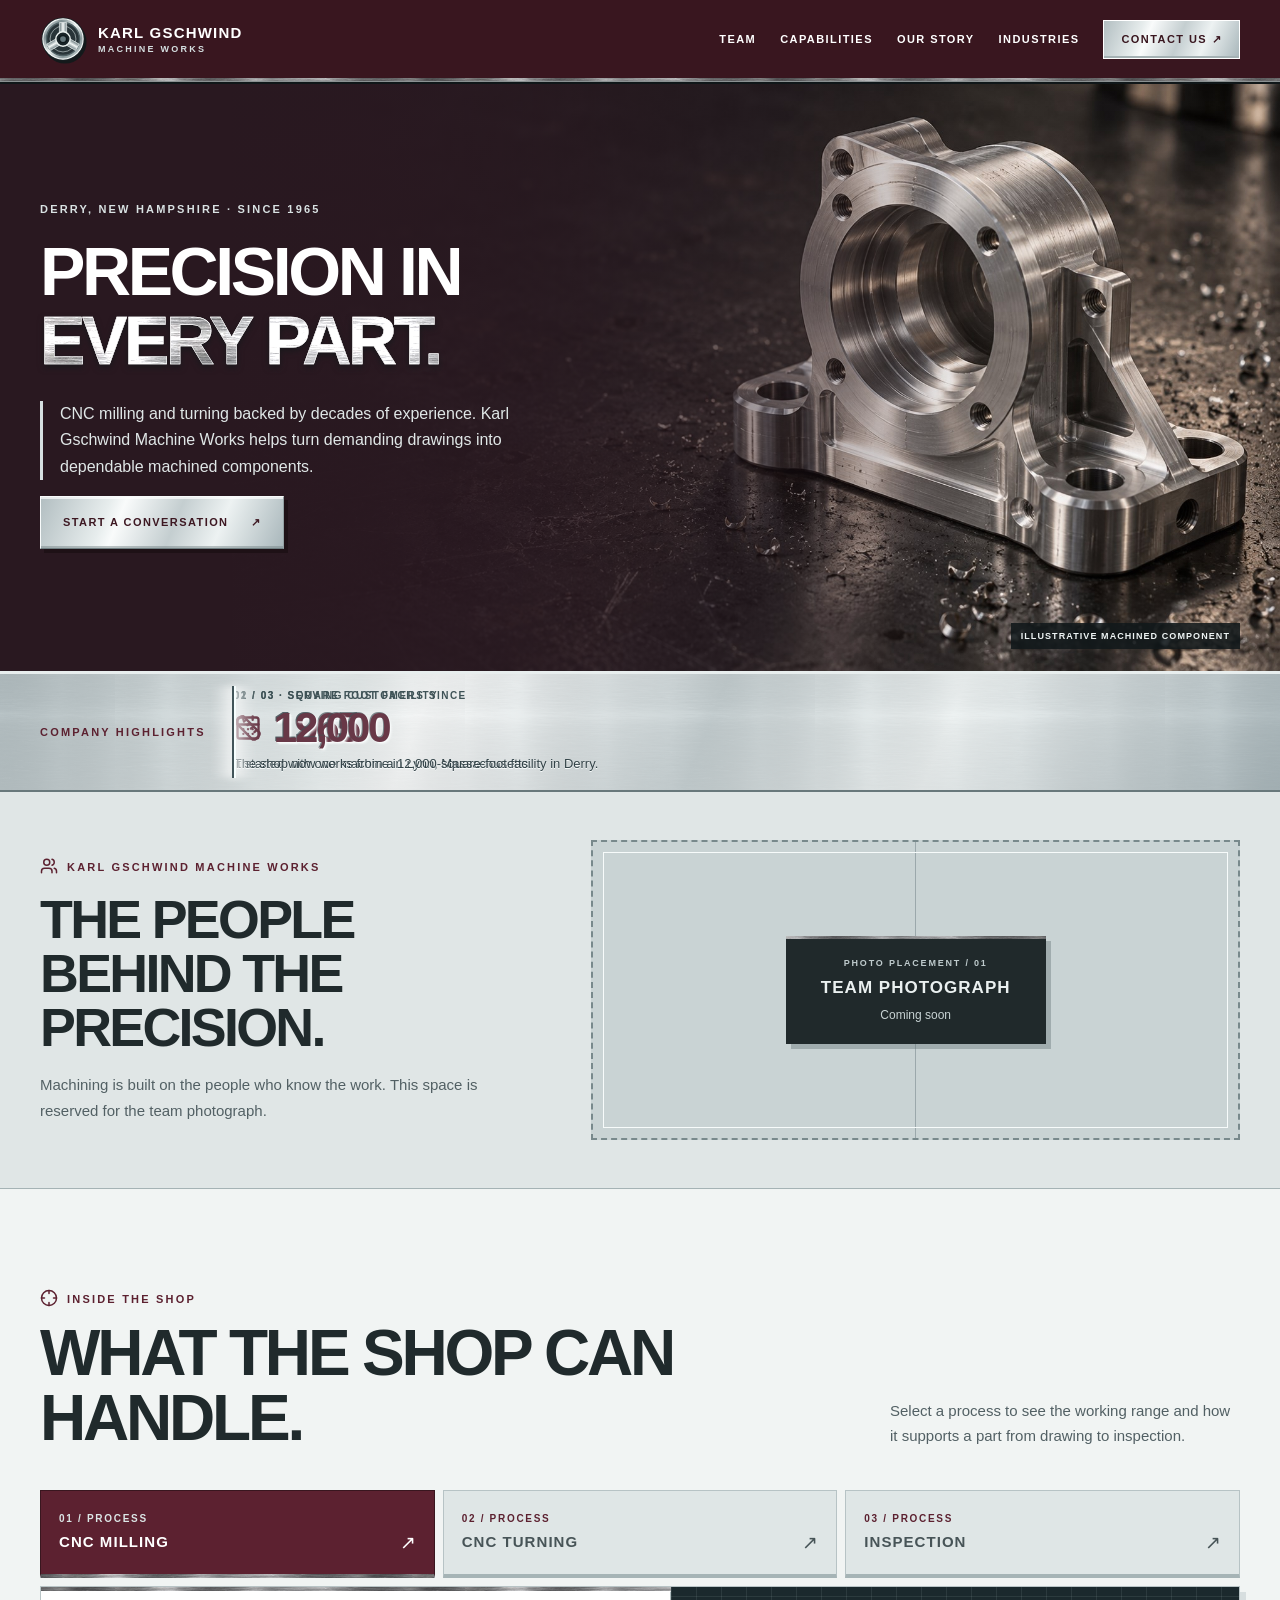
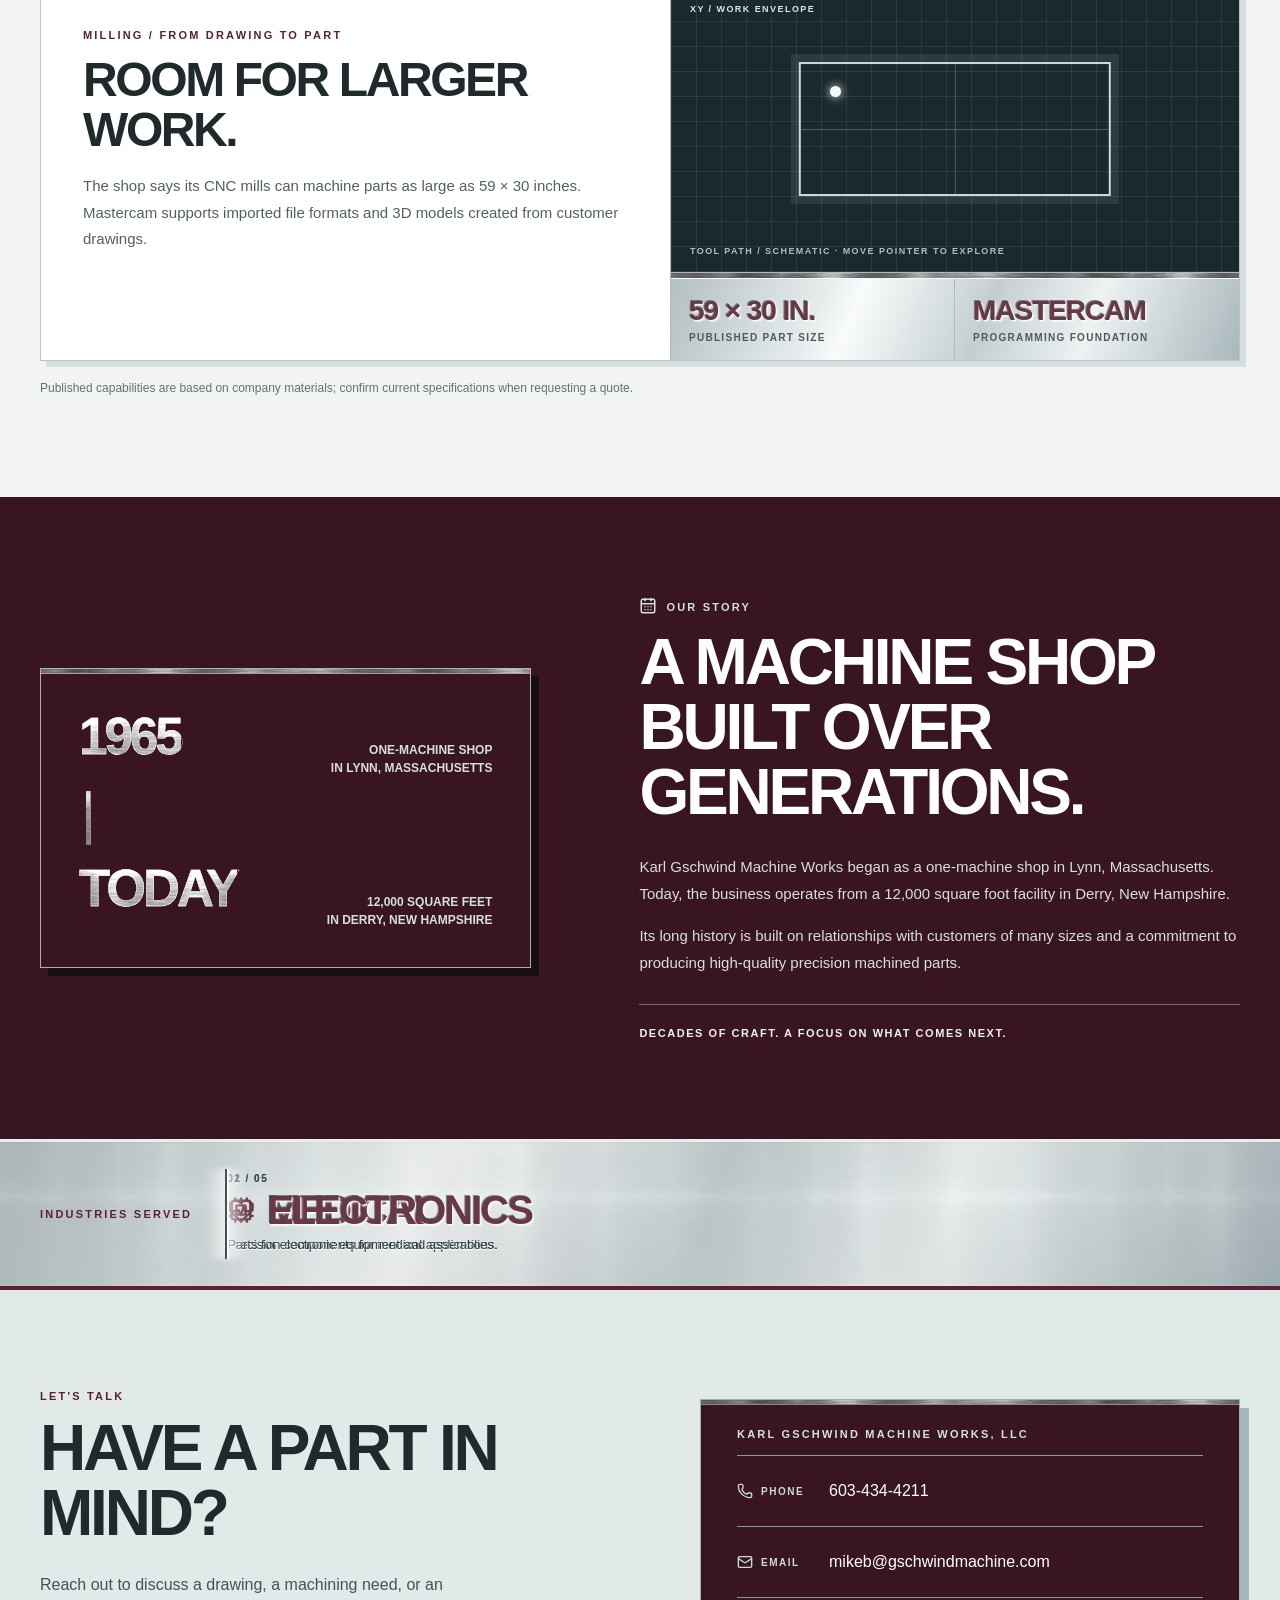
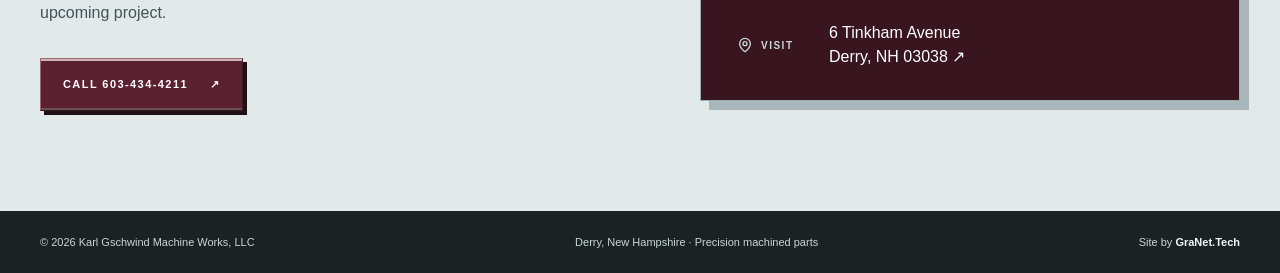
<file: src/index.html>
<!doctype html>
<html lang="en">
<head>
  <meta charset="utf-8">
  <meta name="viewport" content="width=device-width, initial-scale=1">
  <meta name="theme-color" content="#39161f">
  <meta name="description" content="Karl Gschwind Machine Works in Derry, New Hampshire offers precision CNC milling and turning.">
  <title>Karl Gschwind Machine Works | Precision CNC Machining</title>
  <link rel="icon" type="image/svg+xml" href="assets/chuck-mark.svg">
  <link rel="stylesheet" href="css/styles.css">
  <link rel="stylesheet" href="css/sections.css">
  <link rel="stylesheet" href="css/motion.css">
  <link rel="stylesheet" href="css/responsive.css">
  <script src="js/main.js" type="module"></script>
</head>
<body>
  <!-- Generated page: edit src/html/ and run python scripts/build.py. -->
  <!-- Links in partials resolve from the generated src/index.html. -->
  <a class="skip" href="#main">Skip to content</a>

  <header class="site-header">
    <div class="wrap header-inner">
      <a class="brand" href="#top" aria-label="Karl Gschwind Machine Works, back to top">
        <img class="brand-mark" src="assets/chuck-mark.svg" alt="" width="46" height="46">
        <span class="brand-copy"><strong>Karl Gschwind</strong><small>Machine Works</small></span>
      </a>

      <button class="menu" type="button" aria-expanded="false" aria-controls="nav">Menu</button>
      <nav id="nav" aria-label="Main navigation">
        <a href="#team">Team</a>
        <a href="#services">Capabilities</a>
        <a href="#about">Our story</a>
        <a href="#industries">Industries</a>
        <a class="nav-contact" href="#contact">Contact us <span aria-hidden="true">↗</span></a>
      </nav>
    </div>
  </header>

  <main id="main">
    <section class="hero" id="top" aria-labelledby="hero-title">
      <div class="wrap hero-layout">
        <div class="hero-content">
          <div class="eyebrow">Derry, New Hampshire · Since 1965</div>
          <h1 id="hero-title">Precision in <em>every part.</em></h1>
          <p>CNC milling and turning backed by decades of experience. Karl Gschwind Machine Works helps turn demanding drawings into dependable machined components.</p>
          <a class="button button-steel" href="#contact">Start a conversation <span aria-hidden="true">↗</span></a>
        </div>
      </div>
      <span class="hero-image-note">Illustrative machined component</span>
    </section>

    <div class="stats steel-band engraved-band" aria-label="Company highlights">
      <div class="wrap stats-grid">
        <div class="stat" data-icon="calendar-days"><strong>1965</strong><span>Serving customers since</span><small>It started with one machine in Lynn, Massachusetts.</small></div>
        <div class="stat" data-icon="ruler"><strong>12,000</strong><span>Square foot facility</span><small>The shop now works from a 12,000-square-foot facility in Derry.</small></div>
        <div class="stat" data-icon="map-pin"><strong>New Hampshire</strong><span>Based in Derry</span><small>Milling, turning, and inspection in Derry, New Hampshire.</small></div>
      </div>
    </div>

    <section class="team-banner" id="team" aria-labelledby="team-title">
      <div class="wrap team-layout">
        <div class="team-copy">
          <div class="eyebrow"><svg class="icon" aria-hidden="true"><use href="assets/icons.svg#users"></use></svg>Karl Gschwind Machine Works</div>
          <h2 id="team-title">The people behind the precision.</h2>
          <p>Machining is built on the people who know the work. This space is reserved for the team photograph.</p>
        </div>
        <div class="team-photo" role="img" aria-label="Placeholder for a future team photograph">
          <div class="placeholder-label">
            <span class="eyebrow">Photo placement / 01</span>
            <strong>Team photograph</strong>
            <span>Coming soon</span>
          </div>
        </div>
      </div>
    </section>

    <section class="capabilities section-pad" id="services" aria-labelledby="services-title">
      <div class="wrap">
        <div class="section-head">
          <div>
            <div class="eyebrow"><svg class="icon" aria-hidden="true"><use href="assets/icons.svg#crosshair"></use></svg>Inside the shop</div>
            <h2 id="services-title">What the shop can handle.</h2>
          </div>
          <p>Select a process to see the working range and how it supports a part from drawing to inspection.</p>
        </div>

        <div class="capability-tabs" role="tablist" aria-label="Machining capabilities">
          <button class="capability-tab" id="tab-milling" type="button" role="tab" aria-selected="true" aria-controls="panel-milling" tabindex="0">
            <span class="tab-index">01 / Process</span><span class="tab-name">CNC milling</span><span class="tab-arrow" aria-hidden="true">↗</span>
          </button>
          <button class="capability-tab" id="tab-turning" type="button" role="tab" aria-selected="false" aria-controls="panel-turning" tabindex="-1">
            <span class="tab-index">02 / Process</span><span class="tab-name">CNC turning</span><span class="tab-arrow" aria-hidden="true">↗</span>
          </button>
          <button class="capability-tab" id="tab-inspection" type="button" role="tab" aria-selected="false" aria-controls="panel-inspection" tabindex="-1">
            <span class="tab-index">03 / Process</span><span class="tab-name">Inspection</span><span class="tab-arrow" aria-hidden="true">↗</span>
          </button>
        </div>

        <div class="capability-panel" id="panel-milling" role="tabpanel" aria-labelledby="tab-milling">
          <div class="panel-copy">
            <div class="eyebrow">Milling / from drawing to part</div>
            <h3>Room for larger work.</h3>
            <p>The shop says its CNC mills can machine parts as large as 59 × 30 inches. Mastercam supports imported file formats and 3D models created from customer drawings.</p>
          </div>
          <div class="panel-display">
            <div class="process-visual milling-visual" aria-hidden="true">
              <span class="visual-label">XY / Work envelope</span>
              <span class="visual-center"></span>
              <span class="visual-marker"></span>
              <span class="visual-caption">Tool path / schematic</span>
            </div>
            <div class="panel-specs">
              <div><strong>59 × 30 in.</strong><span>Published part size</span></div>
              <div><strong>Mastercam</strong><span>Programming foundation</span></div>
            </div>
          </div>
        </div>

        <div class="capability-panel" id="panel-turning" role="tabpanel" aria-labelledby="tab-turning" hidden>
          <div class="panel-copy">
            <div class="eyebrow">Turning / lathe department</div>
            <h3>From small diameter to large swing.</h3>
            <p>Karl Gschwind Machine Works lists turning capacity from ½-inch diameter work to a 35-inch swing, with a dedicated lathe department.</p>
          </div>
          <div class="panel-display">
            <div class="process-visual turning-visual" aria-hidden="true">
              <span class="visual-label">Lathe / Radial motion</span>
              <span class="visual-center"></span>
              <span class="visual-marker"></span>
              <span class="visual-caption">Swing / schematic</span>
            </div>
            <div class="panel-specs">
              <div><strong>½ in.</strong><span>Published minimum diameter</span></div>
              <div><strong>35 in.</strong><span>Published maximum swing</span></div>
            </div>
          </div>
        </div>

        <div class="capability-panel" id="panel-inspection" role="tabpanel" aria-labelledby="tab-inspection" hidden>
          <div class="panel-copy">
            <div class="eyebrow">Inspection / documented results</div>
            <h3>Measurement that travels with the part.</h3>
            <p>The company describes CMM-generated first-article inspection reports for customer drawings in both English and metric units.</p>
          </div>
          <div class="panel-display">
            <div class="process-visual inspection-visual" aria-hidden="true">
              <span class="visual-label">CMM / Measurement</span>
              <span class="visual-center"></span>
              <span class="visual-marker"></span>
              <span class="visual-caption">Inspection / schematic</span>
            </div>
            <div class="panel-specs">
              <div><strong>CMM</strong><span>Coordinate measurement</span></div>
              <div><strong>1st article</strong><span>Report capability</span></div>
            </div>
          </div>
        </div>

        <p class="source-note">Published capabilities are based on company materials; confirm current specifications when requesting a quote.</p>
      </div>
    </section>

    <section class="about section-pad" id="about" aria-labelledby="about-title">
      <div class="wrap about-grid">
        <div class="history-panel floating-card" role="group" tabindex="0" aria-label="Company history highlights">
          <div class="history-point"><strong>1965</strong><span>One-machine shop<br>in Lynn, Massachusetts</span></div>
          <div class="history-rule" aria-hidden="true"></div>
          <div class="history-point"><strong>Today</strong><span>12,000 square feet<br>in Derry, New Hampshire</span></div>
        </div>
        <div class="about-copy">
          <div class="eyebrow"><svg class="icon" aria-hidden="true"><use href="assets/icons.svg#calendar-days"></use></svg>Our story</div>
          <h2 id="about-title">A machine shop built over generations.</h2>
          <p>Karl Gschwind Machine Works began as a one-machine shop in Lynn, Massachusetts. Today, the business operates from a 12,000 square foot facility in Derry, New Hampshire.</p>
          <p>Its long history is built on relationships with customers of many sizes and a commitment to producing high-quality precision machined parts.</p>
          <div class="about-rule">Decades of craft. A focus on what comes next.</div>
        </div>
      </div>
    </section>

    <section class="industries steel-band engraved-band" id="industries" aria-label="Industries served">
      <div class="wrap industries-inner">
        <div class="eyebrow">Industries served</div>
        <div class="industry-list">
          <div class="industry-item" data-icon="heart-pulse"><strong>Medical</strong><small>Precision components for medical applications.</small></div>
          <div class="industry-item" data-icon="cpu"><strong>Electronics</strong><small>Parts for electronic equipment and assemblies.</small></div>
          <div class="industry-item" data-icon="factory"><strong>Industrial</strong><small>Machined components for industrial equipment.</small></div>
          <div class="industry-item" data-icon="shield"><strong>Defense</strong><small>Drawing-led work for defense applications.</small></div>
          <div class="industry-item" data-icon="ship"><strong>Shipbuilding</strong><small>Components for marine and shipbuilding work.</small></div>
        </div>
      </div>
    </section>

    <section class="contact section-pad" id="contact" aria-labelledby="contact-title">
      <div class="wrap contact-grid">
        <div class="contact-copy">
          <div class="eyebrow">Let's talk</div>
          <h2 id="contact-title">Have a part in mind?</h2>
          <p>Reach out to discuss a drawing, a machining need, or an upcoming project.</p>
          <a class="button button-maroon" href="tel:+16034344211">Call 603-434-4211 <span aria-hidden="true">↗</span></a>
        </div>
        <div class="contact-panel floating-card">
          <div class="eyebrow">Karl Gschwind Machine Works, LLC</div>
          <div class="detail"><strong><svg class="icon" aria-hidden="true"><use href="assets/icons.svg#phone"></use></svg>Phone</strong><a href="tel:+16034344211">603-434-4211</a></div>
          <div class="detail"><strong><svg class="icon" aria-hidden="true"><use href="assets/icons.svg#mail"></use></svg>Email</strong><a href="mailto:mikeb@gschwindmachine.com">mikeb@gschwindmachine.com</a></div>
          <div class="detail"><strong><svg class="icon" aria-hidden="true"><use href="assets/icons.svg#map-pin"></use></svg>Visit</strong><a href="https://www.google.com/maps/search/?api=1&amp;query=6+Tinkham+Avenue+Derry+NH+03038" target="_blank" rel="noopener noreferrer">6 Tinkham Avenue<br>Derry, NH 03038 ↗</a></div>
        </div>
      </div>
    </section>
  </main>

  <footer>
    <div class="wrap footer-inner">
      <span>© <span id="year">2026</span> Karl Gschwind Machine Works, LLC</span>
      <span>Derry, New Hampshire · Precision machined parts</span>
      <span class="site-credit">Site by <strong>GraNet.Tech</strong></span>
    </div>
  </footer>
</body>
</html>
</file>
<file: src/css/styles.css>
:root {
  /* Asset URLs in stylesheets resolve from src/css/, not from index.html. */
  --maroon: #5c2130;
  --maroon-dark: #39161f;
  --graphite: #20292b;
  --metal-texture: url("../assets/brushed-steel.jpg");
  --polished-steel: linear-gradient(112deg, #b2bec1, #e7eded 27%, #f9fbfb 33%, #c4ced0 55%, #edf2f2 73%, #a9b7bb);
  --engraved-edge: -1px -1px 0 #425055aa, 1px 1px 0 #f8fbfb, 2px 2px 2px #f8fbfbaa;
  --paper: #f0f3f2;
  --ink: #202a2c;
  --muted: #526064;
  scroll-behavior: smooth;
}

* {
  box-sizing: border-box;
}

[hidden] {
  display: none !important;
}

body {
  margin: 0;
  color: var(--ink);
  background: var(--paper);
  font-family: Arial, Helvetica, sans-serif;
  -webkit-font-smoothing: antialiased;
}

a {
  color: inherit;
}

img {
  display: block;
  max-width: 100%;
}

h1, h2, h3, p {
  margin-top: 0;
}

h1, h2, h3 {
  font-family: "Arial Narrow", "Arial Black", Arial, sans-serif;
  font-weight: 900;
  letter-spacing: -.05em;
  text-transform: uppercase;
}

h2 {
  font-size: clamp(39px, 5vw, 68px);
  line-height: 1.02;
}

.wrap {
  width: min(100% - 64px, 1200px);
  margin-inline: auto;
}

.eyebrow {
  font-size: 11px;
  font-weight: 800;
  letter-spacing: .2em;
  text-transform: uppercase;
}

.icon {
  display: inline-block;
  width: 18px;
  height: 18px;
  flex: none;
  vertical-align: -4px;
}

.eyebrow .icon {
  margin-right: 9px;
}

.section-pad {
  padding: 100px 0;
}

section {
  scroll-margin-top: 88px;
}

:focus-visible {
  outline: 3px solid #f7fbfb;
  outline-offset: 3px;
}

.skip {
  position: absolute;
  top: -60px;
  left: 12px;
  z-index: 100;
  padding: 12px;
  background: #fff;
}

.skip:focus {
  top: 12px;
}

/* Header */
.site-header {
  position: sticky;
  top: 0;
  z-index: 50;
  color: #fff;
  background: var(--maroon-dark);
  border-bottom: 3px solid #bac7c8;
  box-shadow: 0 2px 0 #1b2224;
}

.site-header::after {
  position: absolute;
  right: 0;
  bottom: -3px;
  left: 0;
  height: 3px;
  box-shadow: 0 1px #f8fbfb88, 0 3px #101719;
}

.site-header.is-scrolled {
  box-shadow: 0 8px 20px #12191b55;
}

.header-inner {
  min-height: 78px;
  display: flex;
  align-items: center;
  justify-content: space-between;
  gap: 24px;
}

.brand {
  display: flex;
  align-items: center;
  gap: 12px;
  line-height: 1;
  text-decoration: none;
  text-transform: uppercase;
}

.brand-mark {
  flex: none;
  width: 46px;
  height: 46px;
  filter: drop-shadow(2px 3px 0 #14191b);
}

.brand-copy strong {
  display: block;
  font-size: 15px;
  font-weight: 900;
  letter-spacing: .08em;
  white-space: nowrap;
}

.brand-copy small {
  display: block;
  margin-top: 5px;
  color: #d5dfe0;
  font-size: 9px;
  font-weight: 800;
  letter-spacing: .25em;
}

nav {
  display: flex;
  align-items: center;
  gap: 24px;
}

nav a {
  font-size: 11px;
  font-weight: 900;
  letter-spacing: .13em;
  text-decoration: none;
  text-transform: uppercase;
}

nav a:hover {
  text-decoration: underline;
  text-underline-offset: 5px;
}

.nav-contact {
  padding: 12px 17px;
  color: var(--maroon-dark);
  background: var(--polished-steel);
  border: 1px solid #fff;
  box-shadow: inset 0 -2px #a5b2b4;
}

.menu {
  display: none;
  padding: 10px 13px;
  color: #fff;
  background: var(--maroon);
  border: 1px solid #b9c5c7;
  font-weight: 800;
  letter-spacing: .1em;
  text-transform: uppercase;
}

/* Team photo placement */
.team-banner {
  background: #e0e6e6;
  border-bottom: 1px solid #a5b3b5;
}

.team-layout {
  display: grid;
  grid-template-columns: .85fr 1.15fr;
  align-items: center;
  gap: 6%;
  padding-block: 48px;
}

.team-copy .eyebrow {
  color: var(--maroon);
}

.team-copy h2 {
  max-width: 510px;
  margin: 17px 0 18px;
  font-size: clamp(38px, 4.2vw, 60px);
  line-height: 1.01;
}

.team-copy p {
  max-width: 470px;
  margin-bottom: 0;
  color: var(--muted);
  font-size: 15px;
  line-height: 1.7;
}

.team-photo {
  position: relative;
  display: grid;
  place-items: center;
  min-height: 300px;
  background-color: #c9d3d4;
  background-image:
    linear-gradient(90deg, transparent calc(50% - .5px), #849397aa 50%, transparent calc(50% + .5px)),
    linear-gradient(0deg, transparent calc(50% - .5px), #849397aa 50%, transparent calc(50% + .5px));
  border: 2px dashed #78898c;
}

.team-photo::before {
  content: "";
  position: absolute;
  inset: 10px;
  border: 1px solid #f7fbfb;
  pointer-events: none;
}

.placeholder-label {
  position: relative;
  display: grid;
  gap: 10px;
  min-width: 260px;
  padding: 22px 28px;
  color: #eaf0f0;
  background: var(--graphite);
  text-align: center;
  box-shadow: 5px 5px 0 #61717466;
}

.placeholder-label::before {
  position: absolute;
  inset: 0 0 auto;
  height: 3px;
}

.placeholder-label .eyebrow {
  color: #bfcbcd;
  font-size: 9px;
}

.placeholder-label strong {
  font-size: 17px;
  letter-spacing: .06em;
  text-transform: uppercase;
}

.placeholder-label > span:last-child {
  font-size: 12px;
  color: #c8d3d4;
}

/* The photograph sits behind the hero and always keeps its full aspect ratio. */
.hero {
  position: relative;
  isolation: isolate;
  overflow: hidden;
  color: #fff;
  background: #291820;
}

.hero::before {
  content: "";
  position: absolute;
  z-index: -2;
  inset: 0 0 0 auto;
  width: min(100%, 1200px);
  background: url("../assets/machined-part.jpg") right center / auto 100% no-repeat;
  -webkit-mask-image: linear-gradient(to right, transparent, #000 45%);
  mask-image: linear-gradient(to right, transparent, #000 45%);
}

.hero::after {
  content: "";
  position: absolute;
  z-index: -1;
  inset: 0;
  background: linear-gradient(90deg, #291820 5%, #291820f2 28%, #291820a8 49%, #29182008 77%);
  pointer-events: none;
}

.hero-layout {
  display: flex;
  align-items: center;
  min-height: 590px;
  padding-block: 64px;
}

.hero-content {
  width: min(56%, 590px);
}

.hero-content .eyebrow {
  color: #d9e2e3;
}

.hero-content h1 {
  margin: 22px 0 25px;
  font-size: clamp(45px, 5.5vw, 68px);
  line-height: 1.02;
}

.hero-content h1 em {
  display: block;
  color: #d8e2e3;
  font-style: normal;
  background: #acb9bb var(--metal-texture) center 35% / cover;
  background-clip: text;
  -webkit-background-clip: text;
  -webkit-text-fill-color: transparent;
  -webkit-text-stroke: .4px #f1f5f5;
  filter: brightness(1.4) drop-shadow(0 3px 3px #11181aaa);
}

.hero-content p {
  max-width: 480px;
  padding-left: 17px;
  border-left: 3px solid #d6e0e1;
  color: #e0e7e7;
  font-size: 16px;
  line-height: 1.65;
}

.hero-image-note {
  position: absolute;
  right: max(32px, calc((100vw - 1200px) / 2));
  bottom: 22px;
  padding: 8px 10px;
  color: #eef4f4;
  background: #12191be0;
  font-size: 9px;
  font-weight: 800;
  letter-spacing: .12em;
  text-transform: uppercase;
}

/* Buttons use a clean, beveled surface; the light sweep provides the shine. */
.button {
  position: relative;
  isolation: isolate;
  display: inline-flex;
  align-items: center;
  justify-content: center;
  gap: 22px;
  min-height: 53px;
  padding: 0 22px;
  overflow: hidden;
  border: 1px solid;
  box-shadow: inset 0 2px #ffffffaa, inset 0 -2px #75838677, 4px 4px 0 #1e1116;
  font-size: 11px;
  font-weight: 900;
  letter-spacing: .13em;
  text-decoration: none;
  text-transform: uppercase;
  transition: transform .2s ease, box-shadow .2s ease;
}

.button::before {
  content: "";
  position: absolute;
  z-index: -1;
  top: -30%;
  bottom: -30%;
  left: -65%;
  width: 30%;
  transform: skewX(-20deg);
  background: linear-gradient(90deg, transparent, #fff8, transparent);
  transition: left .55s ease;
}

.button:hover {
  transform: translate(-2px, -2px);
  box-shadow: inset 0 2px #ffffffaa, inset 0 -2px #75838677, 6px 6px 0 #1e1116;
}

.button:hover::before, .button:focus-visible::before {
  left: 135%;
}

.button-steel {
  color: #3d1822;
  background: var(--polished-steel);
  border-color: #f8fbfb #93a1a3 #718083 #f8fbfb;
}

.button-maroon {
  color: #fff;
  background: var(--maroon);
  border-color: #9d6975 #451b26 #39161f #9d6975;
}
</file>
<file: src/css/sections.css>
/* Shared polished bands use a faint, repeating grain that never stretches. */
.steel-band {
  position: relative;
  overflow: hidden;
  background: var(--polished-steel);
  border-top: 3px solid #e8eeee;
  border-bottom: 2px solid #68787b;
}

.steel-band::before {
  content: "";
  position: absolute;
  inset: 0;
  background: var(--metal-texture) center / auto 140px repeat;
  opacity: .09;
  pointer-events: none;
}

.steel-band::after {
  content: "";
  position: absolute;
  z-index: 2;
  top: 0;
  bottom: 0;
  left: 0;
  width: 15%;
  background: linear-gradient(90deg, transparent, #fff8, transparent);
  transform: translateX(-150%);
  animation: steel-sweep 9s ease-in-out infinite;
  pointer-events: none;
}

/* Company facts */
.stats-grid {
  position: relative;
  z-index: 1;
  display: grid;
  grid-template-columns: repeat(3, 1fr);
}

.stat {
  display: grid;
  grid-template-columns: auto 1fr;
  align-content: center;
  align-items: center;
  column-gap: 15px;
  min-height: 116px;
  padding: 18px 26px;
  border-right: 1px solid #e8eeeeaa;
  box-shadow: inset 1px 0 #28353866;
}

.stat:first-child {
  padding-left: 0;
  box-shadow: none;
}

.stat:last-child {
  border-right: 0;
}

.stat strong {
  grid-row: span 2;
  color: #683847;
  font-size: 31px;
  font-weight: 900;
  letter-spacing: -.06em;
  text-shadow: var(--engraved-edge);
}

.stat span {
  color: #334348;
  font-size: 10px;
  font-weight: 800;
  line-height: 1.5;
  letter-spacing: .11em;
  text-shadow: -1px -1px 0 #66777b77, 1px 1px 0 #f8fbfb;
  text-transform: uppercase;
}

.stat small {
  color: #48575b;
  font-size: 11px;
  line-height: 1.35;
}

.stats-cycle-label {
  display: none;
}

.stats.is-animated .stats-grid {
  display: flex;
  align-items: center;
  gap: 28px;
  min-height: 116px;
}

.stats.is-animated .stat {
  position: absolute;
  width: 1px;
  height: 1px;
  min-height: 0;
  padding: 0;
  overflow: hidden;
  clip-path: inset(50%);
}

.stats.is-animated .stats-cycle-label {
  display: block;
  flex: none;
  color: var(--maroon);
  white-space: nowrap;
}

.stats.is-animated .engraved-headline {
  font-size: clamp(30px, 3.3vw, 42px);
}

/* Capability selector */
.capabilities {
  background: #f1f4f3;
}

.section-head {
  display: flex;
  align-items: end;
  justify-content: space-between;
  gap: 42px;
  margin-bottom: 38px;
}

.section-head .eyebrow {
  color: var(--maroon);
}

.section-head h2 {
  max-width: 670px;
  margin: 14px 0 0;
}

.section-head p {
  max-width: 350px;
  margin-bottom: 3px;
  color: var(--muted);
  font-size: 15px;
  line-height: 1.7;
}

.capability-tabs {
  display: grid;
  grid-template-columns: repeat(3, 1fr);
  gap: 8px;
}

.capability-tab {
  position: relative;
  display: grid;
  grid-template-columns: 1fr auto;
  align-content: center;
  gap: 9px;
  min-height: 88px;
  padding: 14px 18px;
  color: #475457;
  background: #dfe6e6;
  border: 1px solid #b7c3c5;
  border-bottom: 4px solid #a6b4b6;
  cursor: pointer;
  text-align: left;
  transition: background .2s, border-color .2s, translate .2s;
}

.tab-index {
  grid-column: 1 / -1;
  color: var(--maroon);
  font-size: 10px;
  font-weight: 800;
  letter-spacing: .17em;
  text-transform: uppercase;
}

.tab-name {
  font-size: 15px;
  font-weight: 900;
  letter-spacing: .07em;
  text-transform: uppercase;
}

.tab-arrow {
  align-self: center;
  font-size: 19px;
  line-height: 1;
  transition: rotate .25s;
}

.capability-tab:hover {
  background: #eaf0f0;
  translate: 0 -3px;
}

.capability-tab:hover .tab-arrow {
  rotate: 45deg;
}

.capability-tab[aria-selected="true"] {
  color: #fff;
  background: var(--maroon);
  border-color: var(--maroon-dark);
  border-bottom-color: #aebcbe;
}

.capability-tab[aria-selected="true"] .tab-index {
  color: #dce6e6;
}

.capability-tab[aria-selected="true"]::after {
  position: absolute;
  inset: auto 0 -4px;
  height: 4px;
}

.capability-tab:focus-visible {
  outline-color: var(--maroon);
}

.capability-panel {
  position: relative;
  display: grid;
  grid-template-columns: 1.05fr .95fr;
  min-height: 375px;
  margin-top: 8px;
  background: #fff;
  border: 1px solid #b8c4c6;
  box-shadow: 6px 6px 0 #b1bfc066;
}

.capability-panel:not([hidden]) {
  animation: console-in .35s ease both;
}

.capability-panel::before {
  position: absolute;
  inset: 0 0 auto;
  height: 4px;
  box-shadow: 0 1px #fff9;
}

.panel-copy {
  padding: 42px;
}

.panel-copy .eyebrow {
  color: var(--maroon);
}

.panel-copy h3 {
  margin: 14px 0 18px;
  font-size: clamp(31px, 3.8vw, 48px);
  line-height: 1.05;
}

.panel-copy p {
  max-width: 620px;
  margin-bottom: 0;
  color: var(--muted);
  font-size: 15px;
  line-height: 1.75;
}

.panel-display {
  display: grid;
  grid-template-rows: minmax(195px, 1fr) auto;
  min-width: 0;
  border-left: 1px solid #adbbbd;
}

.process-visual {
  position: relative;
  overflow: hidden;
  background-color: #1b292d;
  background-image:
    repeating-linear-gradient(0deg, #c2d5d51a 0 1px, transparent 1px 25px),
    repeating-linear-gradient(90deg, #c2d5d51a 0 1px, transparent 1px 25px);
  color: #d8e6e6;
  cursor: crosshair;
}

.visual-label, .visual-caption {
  position: absolute;
  left: 19px;
  font-size: 9px;
  font-weight: 800;
  letter-spacing: .16em;
  text-transform: uppercase;
}

.visual-label {
  top: 17px;
}

.visual-caption {
  bottom: 16px;
  color: #a9bfc2;
}

@media (hover: hover) {
  .visual-caption::after {
    content: " · Move pointer to explore";
  }
}

.visual-center {
  position: absolute;
  left: 50%;
  top: 50%;
  translate: -50% -50%;
  border: 2px solid #c8dbdd;
  box-shadow: 0 0 0 8px #b8d2d21a;
}

.visual-marker {
  position: absolute;
  display: block;
  background: #f4fafa;
  box-shadow: 0 0 10px #edfafa;
}

.milling-visual .visual-center {
  width: 55%;
  height: 47%;
}

.milling-visual .visual-center::before, .milling-visual .visual-center::after {
  content: "";
  position: absolute;
  background: #b8d0d050;
}

.milling-visual .visual-center::before {
  left: 50%;
  width: 1px;
  height: 100%;
}

.milling-visual .visual-center::after {
  top: 50%;
  width: 100%;
  height: 1px;
}

.milling-visual .visual-marker {
  top: 35%;
  left: 28%;
  width: 11px;
  height: 11px;
  border-radius: 50%;
  animation: mill-path 7s ease-in-out infinite;
}

.milling-visual.is-interacting .visual-marker {
  top: clamp(27%, var(--pointer-y), 72%);
  left: clamp(24%, var(--pointer-x), 75%);
  animation: none;
}

.turning-visual .visual-center {
  width: 126px;
  height: 126px;
  border-radius: 50%;
  box-shadow: 0 0 0 12px #b8d2d21a, inset 0 0 0 18px #b8d2d21a;
}

.turning-visual .visual-center::after {
  content: "";
  position: absolute;
  inset: 45px;
  border: 1px solid #c8dbdd;
  border-radius: 50%;
}

.turning-visual .visual-marker {
  top: 50%;
  left: 50%;
  width: 64px;
  height: 2px;
  transform-origin: left center;
  animation: spindle-spin 6s linear infinite;
}

.turning-visual.is-interacting .visual-marker {
  rotate: var(--pointer-angle);
  animation: none;
}

.inspection-visual .visual-center {
  width: 50%;
  height: 51%;
  border-radius: 50%;
}

.inspection-visual .visual-center::before, .inspection-visual .visual-center::after {
  content: "";
  position: absolute;
  background: #b8d0d099;
}

.inspection-visual .visual-center::before {
  top: 50%;
  width: 100%;
  height: 1px;
}

.inspection-visual .visual-center::after {
  left: 50%;
  width: 1px;
  height: 100%;
}

.inspection-visual .visual-marker {
  top: 27%;
  left: 25%;
  width: 2px;
  height: 48%;
  animation: scan-across 4s ease-in-out infinite alternate;
}

.inspection-visual.is-interacting .visual-marker {
  left: clamp(25%, var(--pointer-x), 75%);
  animation: none;
}

.panel-specs {
  position: relative;
  display: grid;
  grid-template-columns: 1fr 1fr;
  background: var(--polished-steel);
  border-top: 1px solid #adbbbd;
}

.panel-specs::before {
  content: "";
  position: absolute;
  inset: 0 0 auto;
  height: 5px;
  background: var(--metal-texture) center / auto 140px repeat-x;
  box-shadow: 0 1px #f8fbfb;
}

.panel-specs > div {
  display: flex;
  flex-direction: column;
  justify-content: center;
  min-width: 0;
  padding: 22px 18px 17px;
  border-right: 1px solid #adbbbd;
}

.panel-specs > div:last-child {
  border-right: 0;
}

.panel-specs strong {
  color: #683847;
  font-size: clamp(21px, 2.2vw, 29px);
  font-weight: 900;
  letter-spacing: -.04em;
  text-shadow: var(--engraved-edge);
  text-transform: uppercase;
  overflow-wrap: anywhere;
}

.panel-specs span {
  margin-top: 5px;
  color: #4d5b5e;
  font-size: 10px;
  font-weight: 800;
  letter-spacing: .13em;
  text-transform: uppercase;
}

.source-note {
  margin: 18px 0 0;
  color: #657174;
  font-size: 12px;
  line-height: 1.5;
}

/* Company story */
.about {
  color: #fff;
  background: var(--maroon-dark);
}

.about-grid {
  display: grid;
  grid-template-columns: .9fr 1.1fr;
  align-items: center;
  gap: 9%;
}

.history-panel {
  position: relative;
  padding: 38px;
  border: 1px solid #a6b4b6;
  box-shadow: 8px 8px 0 #180d11;
}

.history-panel:hover, .history-panel:focus-visible {
  rotate: -.5deg;
  box-shadow: 14px 18px 0 #180d11;
}

.history-panel::before {
  position: absolute;
  inset: 0 0 auto;
  height: 4px;
  box-shadow: 0 1px #f7fbfb99;
}

.history-point {
  display: flex;
  align-items: baseline;
  justify-content: space-between;
  gap: 25px;
}

.history-point strong {
  color: #e5eeee;
  background: #aebbbc var(--metal-texture) center / auto 180px;
  background-clip: text;
  -webkit-background-clip: text;
  -webkit-text-fill-color: transparent;
  -webkit-text-stroke: .3px #f2f6f6;
  filter: brightness(1.35);
  font-size: clamp(38px, 4vw, 58px);
  font-weight: 900;
  letter-spacing: -.06em;
  text-transform: uppercase;
}

.history-point span {
  color: #d6dede;
  font-size: 12px;
  font-weight: 700;
  line-height: 1.5;
  text-align: right;
  text-transform: uppercase;
}

.history-rule {
  width: 4px;
  height: 54px;
  margin: 14px 0 14px 7px;
  background: var(--metal-texture) center / auto 180px repeat-y;
  box-shadow: 1px 0 #f7fbfb88;
}

.about .eyebrow {
  color: #d2dfe0;
}

.about h2 {
  margin: 15px 0 28px;
}

.about p {
  color: #d6dfdf;
  font-size: 15px;
  line-height: 1.8;
}

.about-rule {
  margin-top: 28px;
  padding-top: 22px;
  border-top: 1px solid #c3cece77;
  color: #ecf2f2;
  font-size: 11px;
  font-weight: 800;
  letter-spacing: .14em;
  text-transform: uppercase;
}

/* Industries and contact */
.industries {
  border-bottom: 4px solid var(--maroon);
}

.industries-inner {
  position: relative;
  z-index: 1;
  display: flex;
  align-items: center;
  justify-content: space-between;
  gap: 35px;
  padding-block: 32px;
}

.industries .eyebrow {
  color: var(--maroon);
  white-space: nowrap;
}

.industry-list {
  display: flex;
  flex-wrap: wrap;
  justify-content: flex-end;
  gap: 14px 22px;
}

.industry-item {
  max-width: 160px;
  padding-left: 13px;
  border-left: 2px solid var(--maroon);
  color: #334348;
}

.industry-item strong {
  display: block;
  font-size: 11px;
  font-weight: 800;
  letter-spacing: .12em;
  text-transform: uppercase;
}

.industry-item small {
  display: block;
  margin-top: 5px;
  font-size: 11px;
  line-height: 1.4;
}

.engraved-band.is-animated::after {
  display: none;
}

.industries.is-animated .industries-inner {
  justify-content: flex-start;
}

.industries.is-animated .industry-list {
  position: absolute;
  width: 1px;
  height: 1px;
  overflow: hidden;
  clip-path: inset(50%);
  white-space: nowrap;
}

.engraved-stage {
  --cycle-duration: 6s;
  position: relative;
  flex: 0 1 400px;
  width: min(100%, 400px);
  min-width: 0;
}

.engraved-stage::before {
  content: "";
  position: absolute;
  z-index: 1;
  top: -5px;
  bottom: -5px;
  left: -22px;
  width: 44px;
  background: linear-gradient(90deg, transparent, #fff9, transparent);
  filter: blur(3px);
  animation: engraved-glint var(--cycle-duration) linear infinite;
  pointer-events: none;
}

.engraved-stage::after {
  content: "";
  position: absolute;
  z-index: 2;
  top: -5px;
  bottom: -5px;
  width: 2px;
  background: #f7ffff;
  box-shadow: -2px 0 #425459, 0 0 12px #fff;
  animation: engraved-cutter var(--cycle-duration) linear infinite;
  pointer-events: none;
}

.engraved-word, .engraved-measure {
  line-height: 1;
}

.engraved-measure {
  display: block;
  visibility: hidden;
}

.engraved-word {
  position: absolute;
  inset: 0;
  display: flex;
  flex-direction: column;
  align-items: flex-start;
  justify-content: center;
}

.engraved-sequence {
  display: block;
  margin-bottom: 6px;
  color: #3f5357;
  font-size: 10px;
  font-weight: 800;
  letter-spacing: .15em;
  text-transform: uppercase;
}

.engraved-headline {
  display: flex;
  align-items: center;
  gap: 12px;
  color: #683847;
  font-size: clamp(26px, 3.3vw, 40px);
  font-weight: 900;
  letter-spacing: -.05em;
  text-shadow: var(--engraved-edge);
  text-transform: uppercase;
  white-space: nowrap;
}

.engraved-headline .icon {
  width: 28px;
  height: 28px;
  stroke-width: 1.5;
}

.engraved-detail {
  display: block;
  margin-top: 6px;
  color: #334348;
  font-size: 13px;
  font-weight: 500;
  line-height: 1.35;
  text-shadow: 0 1px #f8fbfb;
  white-space: normal;
}

.engraved-band.is-animated .engraved-current {
  animation: engraved-erase var(--cycle-duration) linear infinite;
}

.engraved-band.is-animated .engraved-next {
  animation: engraved-form var(--cycle-duration) linear infinite;
}

.contact {
  color: var(--ink);
  background: #e2e9e9;
}

.contact-grid {
  display: grid;
  grid-template-columns: 1fr 1fr;
  align-items: center;
  gap: 10%;
}

.contact .eyebrow {
  color: var(--maroon);
}

.contact h2 {
  margin: 14px 0 25px;
}

.contact p {
  max-width: 450px;
  color: #445357;
  font-size: 16px;
  line-height: 1.7;
}

.contact .button {
  margin-top: 16px;
}

.contact-panel {
  position: relative;
  padding: 28px 36px 8px;
  color: #fff;
  background: var(--maroon-dark);
  border: 1px solid #9caeb0;
  box-shadow: 9px 9px 0 #a8b8ba;
}

.contact-panel:hover, .contact-panel:focus-within {
  rotate: .5deg;
  box-shadow: 14px 18px 0 #a8b8ba;
}

.contact-panel::before {
  position: absolute;
  inset: 0 0 auto;
  height: 4px;
  box-shadow: 0 1px #fff7;
}

.contact-panel .eyebrow {
  margin-bottom: 15px;
  color: #d4e0e1;
}

.detail {
  display: grid;
  grid-template-columns: 80px 1fr;
  gap: 12px;
  padding: 23px 0;
  border-top: 1px solid #869b9f;
}

.detail strong {
  display: flex;
  align-items: center;
  gap: 8px;
  color: #cbd9da;
  font-size: 10px;
  letter-spacing: .15em;
  text-transform: uppercase;
}

.detail strong .icon {
  width: 16px;
  height: 16px;
}

.detail a {
  font-size: clamp(14px, 1.5vw, 16px);
  line-height: 1.5;
  text-decoration: none;
  overflow-wrap: anywhere;
}

.detail a:hover {
  text-decoration: underline;
}

footer {
  padding: 25px 0;
  color: #cbd6d6;
  background: #1a2224;
  font-size: 11px;
}

.footer-inner {
  display: flex;
  justify-content: space-between;
  gap: 15px;
}

.site-credit strong {
  color: #f2f7f7;
}

/* The two raised panels drift gently and respond to hover or keyboard focus. */
.floating-card {
  animation: card-float 6s ease-in-out infinite;
  transition: scale .25s ease, rotate .25s ease, box-shadow .25s ease;
}

.contact-panel.floating-card {
  animation-delay: -3s;
}

.floating-card:hover, .floating-card:focus-visible, .floating-card:focus-within {
  scale: 1.025;
  animation-play-state: paused;
}

/* Narrow, repeated texture rails provide shine without stretching the image. */
.site-header::after,
.placeholder-label::before,
.capability-tab[aria-selected="true"]::after,
.capability-panel::before,
.history-panel::before,
.contact-panel::before {
  content: "";
  background: var(--metal-texture) center / auto 140px repeat-x;
  pointer-events: none;
}
</file>
<file: src/css/motion.css>
@keyframes steel-sweep {
  0%, 70% {
    transform: translateX(-150%);
  }

  100% {
    transform: translateX(850%);
  }
}

@keyframes engraved-glint {
  0%, 24% {
    left: -22px;
    opacity: 0;
  }

  25% {
    opacity: 1;
  }

  72% {
    left: calc(100% - 22px);
    opacity: 1;
  }

  73%, 100% {
    opacity: 0;
  }
}

@keyframes engraved-erase {
  0%, 25% {
    clip-path: inset(0);
  }

  72%, 100% {
    clip-path: inset(0 0 0 100%);
  }
}

@keyframes engraved-form {
  0%, 25% {
    clip-path: inset(0 100% 0 0);
  }

  72%, 100% {
    clip-path: inset(0);
  }
}

@keyframes engraved-cutter {
  0%, 24% {
    left: 0;
    opacity: 0;
  }

  25% {
    opacity: 1;
  }

  72% {
    left: 100%;
    opacity: 1;
  }

  73%, 100% {
    opacity: 0;
  }
}

@keyframes card-float {
  0%, 100% {
    translate: 0 0;
  }

  50% {
    translate: 0 -7px;
  }
}

@keyframes console-in {
  from {
    opacity: 0;
    translate: 0 12px;
  }

  to {
    opacity: 1;
    translate: 0 0;
  }
}

@keyframes mill-path {
  0%, 100% {
    left: 28%;
    top: 35%;
  }

  25% {
    left: 69%;
    top: 35%;
  }

  50% {
    left: 69%;
    top: 62%;
  }

  75% {
    left: 28%;
    top: 62%;
  }
}

@keyframes spindle-spin {
  to {
    rotate: 360deg;
  }
}

@keyframes scan-across {
  to {
    left: 75%;
  }
}

/* Motion only decorates content; reduced-motion visitors see the same information. */
.js-motion [data-reveal] {
  opacity: 0;
  transform: translateY(18px);
  transition: opacity .6s ease, transform .6s ease;
}

.js-motion [data-reveal].is-visible {
  opacity: 1;
  transform: none;
}

@media (prefers-reduced-motion: reduce) {
  :root {
    scroll-behavior: auto;
  }

  *, *::before, *::after {
    animation: none !important;
    transition: none !important;
  }

  .js-motion [data-reveal] {
    opacity: 1;
    transform: none;
  }

  .floating-card {
    translate: 0 0;
  }

  .floating-card:hover, .floating-card:focus-visible, .floating-card:focus-within {
    scale: 1;
    rotate: 0deg;
  }

  .industries.is-animated .industry-list {
    position: static;
    width: auto;
    height: auto;
    overflow: visible;
    clip-path: none;
    white-space: normal;
  }

  .engraved-stage {
    display: none;
  }

  .stats.is-animated .stats-grid {
    display: grid;
    grid-template-columns: repeat(3, 1fr);
  }

  .stats.is-animated .stat {
    position: static;
    width: auto;
    height: auto;
    min-height: 116px;
    padding: 18px 26px;
    overflow: visible;
    clip-path: none;
  }

  .stats.is-animated .stat:first-child {
    padding-left: 0;
  }

  .stats.is-animated .stats-cycle-label {
    display: none;
  }
}
</file>
<file: src/css/responsive.css>
@media (max-width: 950px) {
  nav {
    gap: 14px;
  }

  nav a {
    font-size: 10px;
  }

  .hero-content {
    width: 62%;
  }

  .about-grid {
    gap: 5%;
  }
}

@media (max-width: 850px) {
  .header-inner {
    min-height: 68px;
  }

  .brand-mark {
    width: 39px;
    height: 39px;
  }

  .brand-copy strong {
    font-size: 12px;
  }

  .brand-copy small {
    font-size: 8px;
  }

  .menu {
    display: block;
  }

  nav {
    display: none;
    position: absolute;
    top: 71px;
    left: 0;
    right: 0;
    flex-direction: column;
    align-items: stretch;
    gap: 0;
    padding: 16px 18px 21px;
    background: var(--maroon-dark);
    border-bottom: 1px solid #b0bfc1;
    box-shadow: 0 12px 18px #11191a66;
  }

  nav.open {
    display: flex;
  }

  nav a {
    padding: 12px 5px;
    font-size: 12px;
  }

  .nav-contact {
    margin-top: 8px;
    text-align: center;
  }
}

@media (max-width: 720px) {
  .wrap {
    width: min(100% - 36px, 1200px);
  }

  .section-pad {
    padding: 70px 0;
  }

  .team-layout, .about-grid, .contact-grid {
    grid-template-columns: 1fr;
  }

  .team-layout {
    gap: 25px;
    padding-block: 37px;
  }

  .team-copy h2 {
    font-size: clamp(38px, 10vw, 55px);
  }

  .team-photo {
    min-height: 240px;
  }

  .placeholder-label {
    min-width: min(260px, 80%);
  }

  .hero::before {
    top: auto;
    width: 100%;
    height: 56.3vw;
    background-position: center bottom;
    background-size: contain;
    -webkit-mask-image: linear-gradient(to bottom, transparent, #000 28%);
    mask-image: linear-gradient(to bottom, transparent, #000 28%);
  }

  .hero::after {
    background: linear-gradient(180deg, #291820 0%, #291820 58%, #291820cc 68%, #29182000 78%);
  }

  .hero-layout {
    min-height: 0;
    padding: 58px 0 calc(56.3vw + 38px);
  }

  .hero-content {
    width: 100%;
  }

  .hero-content h1 {
    font-size: clamp(45px, 11vw, 68px);
  }

  .hero-image-note {
    right: 18px;
    bottom: 12px;
  }

  .stats-grid {
    grid-template-columns: 1fr;
  }

  .stat, .stat:first-child {
    min-height: 70px;
    padding: 14px 0;
    border-right: 0;
    border-bottom: 1px solid #a1b0b2;
    box-shadow: none;
  }

  .stat:last-child {
    border-bottom: 0;
  }

  .stat strong {
    font-size: 26px;
  }

  .stats.is-animated .stats-grid {
    display: block;
    padding-block: 22px;
  }

  .stats.is-animated .stat {
    position: absolute;
    width: 1px;
    height: 1px;
    min-height: 0;
    padding: 0;
    overflow: hidden;
    clip-path: inset(50%);
  }

  .stats.is-animated .engraved-stage {
    margin: 11px 0 9px;
  }

  .stats.is-animated .engraved-headline {
    font-size: clamp(25px, 7vw, 32px);
  }

  .engraved-headline .icon {
    width: 24px;
    height: 24px;
  }

  .section-head {
    display: block;
  }

  .section-head p {
    margin-top: 22px;
  }

  .capability-tabs {
    gap: 5px;
  }

  .capability-tab {
    min-height: 74px;
    padding: 10px 8px;
    gap: 5px;
  }

  .tab-index {
    font-size: 8px;
  }

  .tab-name {
    font-size: 10px;
  }

  .tab-arrow {
    display: none;
  }

  .capability-panel {
    grid-template-columns: 1fr;
  }

  .panel-copy {
    padding: 28px 24px;
  }

  .panel-display {
    border-left: 0;
    border-top: 1px solid #adbbbd;
  }

  .process-visual {
    min-height: 200px;
  }

  .panel-specs > div {
    padding: 20px 16px;
  }

  .panel-specs strong {
    font-size: 22px;
  }

  .history-panel {
    padding: 28px;
  }

  .about-grid {
    gap: 42px;
  }

  .industries-inner {
    display: block;
  }

  .industry-list {
    justify-content: flex-start;
    margin-top: 20px;
  }

  .contact-grid {
    gap: 42px;
  }

  .contact-panel {
    padding: 25px 23px 5px;
    box-shadow: 5px 5px 0 #a8b8ba;
  }

  .detail {
    grid-template-columns: 1fr;
    gap: 8px;
  }

  .footer-inner {
    display: block;
  }

  .footer-inner > span {
    display: block;
    margin-bottom: 8px;
  }
}

@media (max-width: 720px) and (prefers-reduced-motion: reduce) {
  .stats.is-animated .stats-grid {
    display: grid;
    grid-template-columns: 1fr;
    padding-block: 0;
  }

  .stats.is-animated .stat {
    position: static;
    width: auto;
    height: auto;
    min-height: 70px;
    padding: 14px 0;
    overflow: visible;
    clip-path: none;
  }
}
</file>
